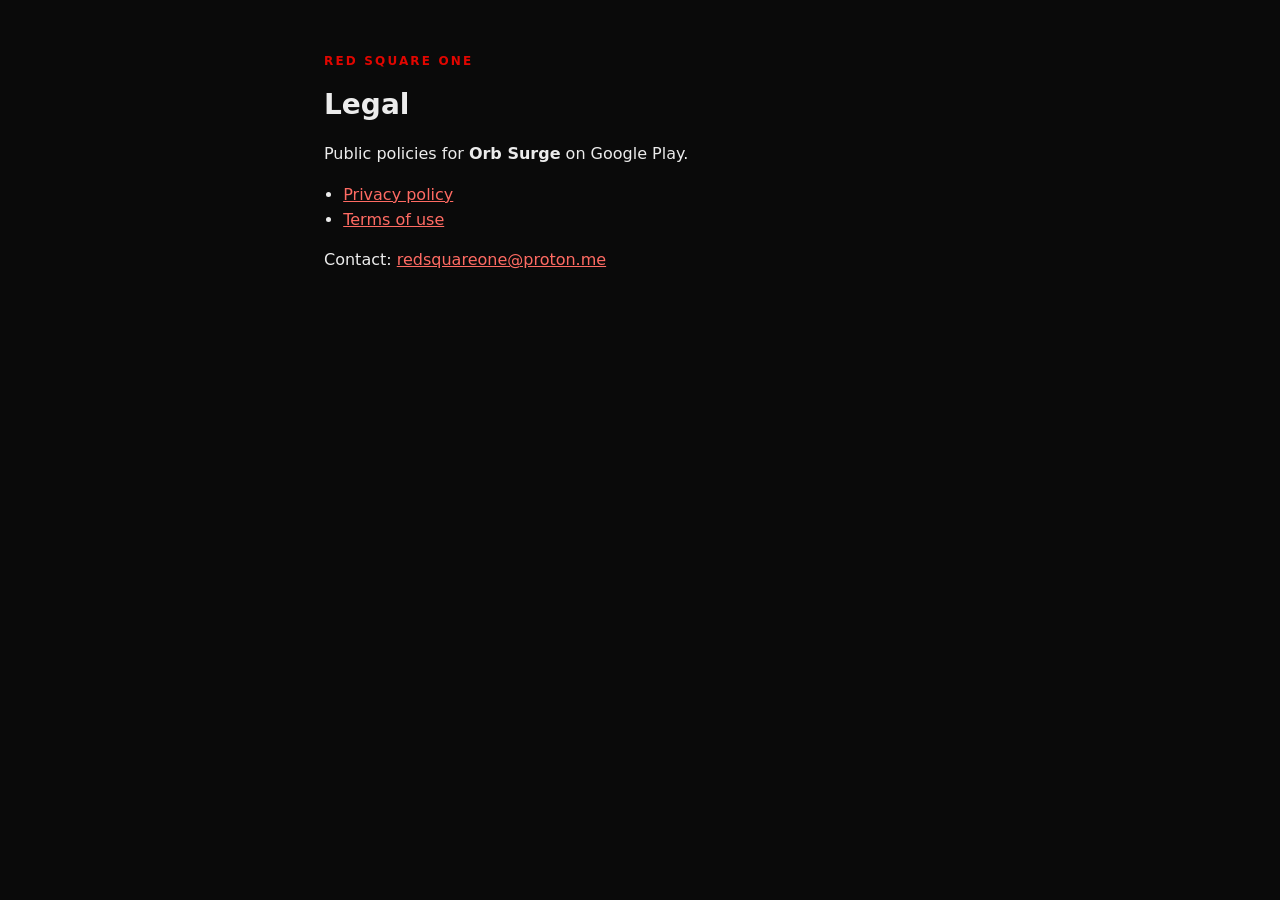
<file: index.html>
<!DOCTYPE html>
<html lang="en">
<head>
  <meta charset="utf-8">
  <meta name="viewport" content="width=device-width, initial-scale=1">
  <title>Red Square One — Legal</title>
  <link rel="stylesheet" href="style.css">
</head>
<body>
  <main>
    <p class="kicker">Red Square One</p>
    <h1>Legal</h1>
    <p>Public policies for <strong>Orb Surge</strong> on Google Play.</p>
    <ul>
      <li><a href="privacy.html">Privacy policy</a></li>
      <li><a href="terms.html">Terms of use</a></li>
    </ul>
    <p>Contact: <a href="mailto:redsquareone@proton.me">redsquareone@proton.me</a></p>
  </main>
</body>
</html>
</file>
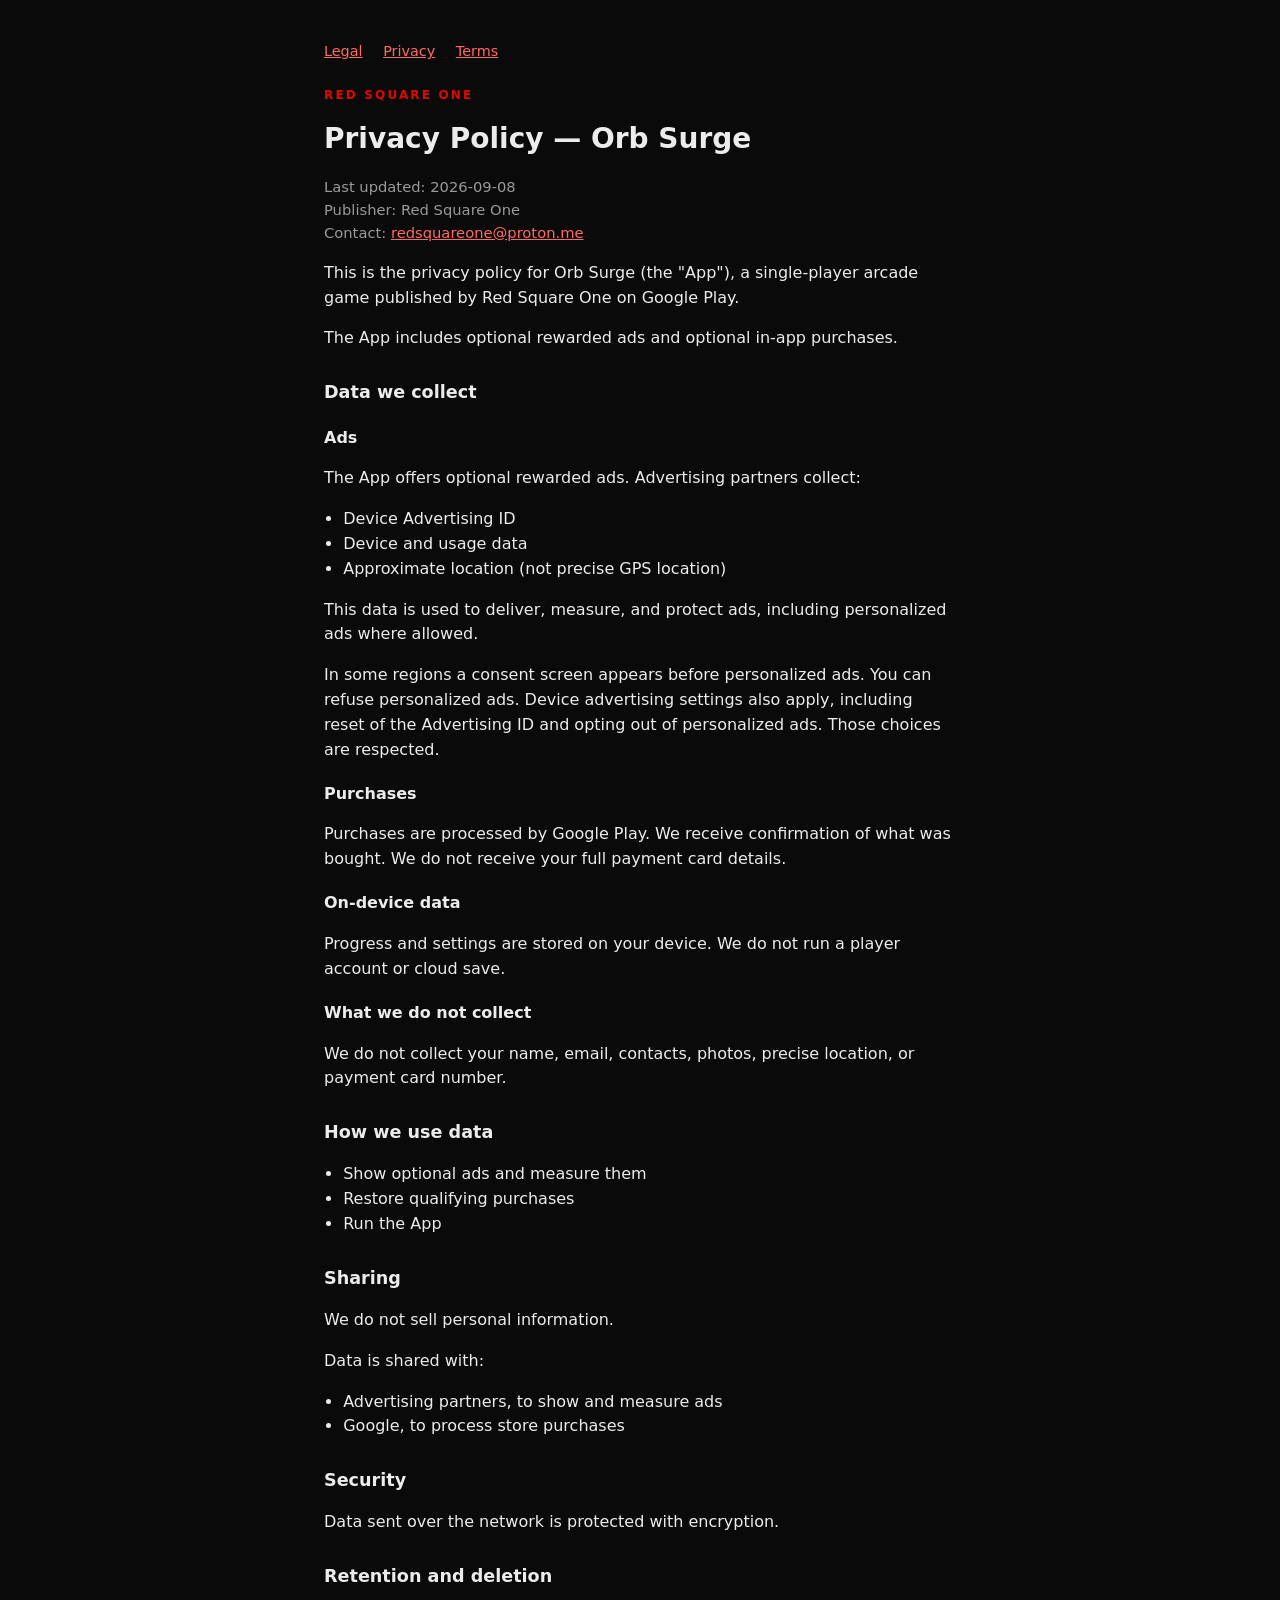
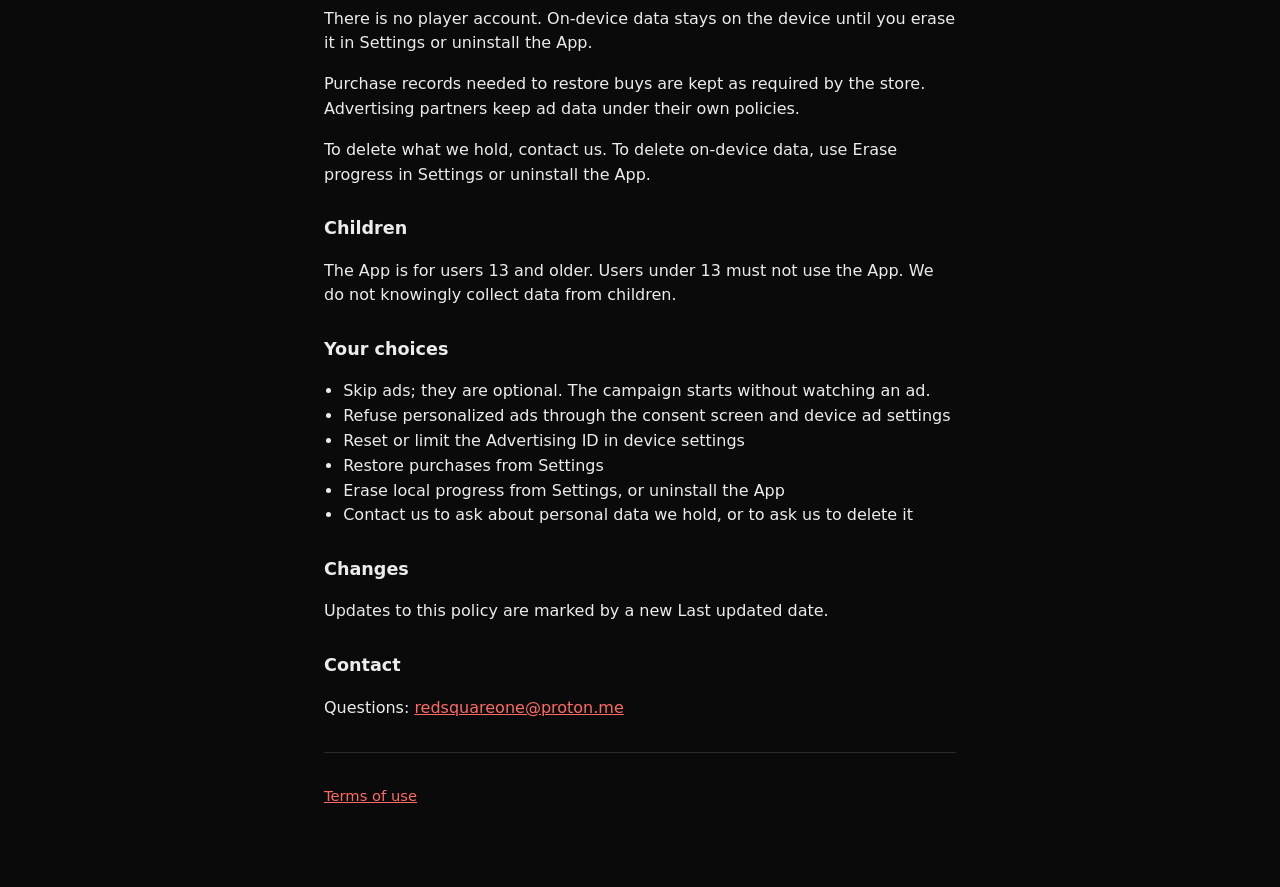
<file: privacy.html>
<!DOCTYPE html>
<html lang="en">
<head>
  <meta charset="utf-8">
  <meta name="viewport" content="width=device-width, initial-scale=1">
  <title>Privacy Policy — Orb Surge</title>
  <link rel="stylesheet" href="style.css">
</head>
<body>
  <main>
    <nav>
      <a href="index.html">Legal</a>
      <a href="privacy.html">Privacy</a>
      <a href="terms.html">Terms</a>
    </nav>
    <p class="kicker">Red Square One</p>
    <h1>Privacy Policy — Orb Surge</h1>
    <p class="meta">Last updated: 2026-09-08<br>
    Publisher: Red Square One<br>
    Contact: <a href="mailto:redsquareone@proton.me">redsquareone@proton.me</a></p>

    <p>This is the privacy policy for Orb Surge (the "App"), a single-player arcade game published by Red Square One on Google Play.</p>
    <p>The App includes optional rewarded ads and optional in-app purchases.</p>

    <h2>Data we collect</h2>
    <h3>Ads</h3>
    <p>The App offers optional rewarded ads. Advertising partners collect:</p>
    <ul>
      <li>Device Advertising ID</li>
      <li>Device and usage data</li>
      <li>Approximate location (not precise GPS location)</li>
    </ul>
    <p>This data is used to deliver, measure, and protect ads, including personalized ads where allowed.</p>
    <p>In some regions a consent screen appears before personalized ads. You can refuse personalized ads. Device advertising settings also apply, including reset of the Advertising ID and opting out of personalized ads. Those choices are respected.</p>

    <h3>Purchases</h3>
    <p>Purchases are processed by Google Play. We receive confirmation of what was bought. We do not receive your full payment card details.</p>

    <h3>On-device data</h3>
    <p>Progress and settings are stored on your device. We do not run a player account or cloud save.</p>

    <h3>What we do not collect</h3>
    <p>We do not collect your name, email, contacts, photos, precise location, or payment card number.</p>

    <h2>How we use data</h2>
    <ul>
      <li>Show optional ads and measure them</li>
      <li>Restore qualifying purchases</li>
      <li>Run the App</li>
    </ul>

    <h2>Sharing</h2>
    <p>We do not sell personal information.</p>
    <p>Data is shared with:</p>
    <ul>
      <li>Advertising partners, to show and measure ads</li>
      <li>Google, to process store purchases</li>
    </ul>

    <h2>Security</h2>
    <p>Data sent over the network is protected with encryption.</p>

    <h2>Retention and deletion</h2>
    <p>There is no player account. On-device data stays on the device until you erase it in Settings or uninstall the App.</p>
    <p>Purchase records needed to restore buys are kept as required by the store. Advertising partners keep ad data under their own policies.</p>
    <p>To delete what we hold, contact us. To delete on-device data, use Erase progress in Settings or uninstall the App.</p>

    <h2>Children</h2>
    <p>The App is for users 13 and older. Users under 13 must not use the App. We do not knowingly collect data from children.</p>

    <h2>Your choices</h2>
    <ul>
      <li>Skip ads; they are optional. The campaign starts without watching an ad.</li>
      <li>Refuse personalized ads through the consent screen and device ad settings</li>
      <li>Reset or limit the Advertising ID in device settings</li>
      <li>Restore purchases from Settings</li>
      <li>Erase local progress from Settings, or uninstall the App</li>
      <li>Contact us to ask about personal data we hold, or to ask us to delete it</li>
    </ul>

    <h2>Changes</h2>
    <p>Updates to this policy are marked by a new Last updated date.</p>

    <h2>Contact</h2>
    <p>Questions: <a href="mailto:redsquareone@proton.me">redsquareone@proton.me</a></p>
    <hr>
    <p class="meta"><a href="terms.html">Terms of use</a></p>
  </main>
</body>
</html>
</file>
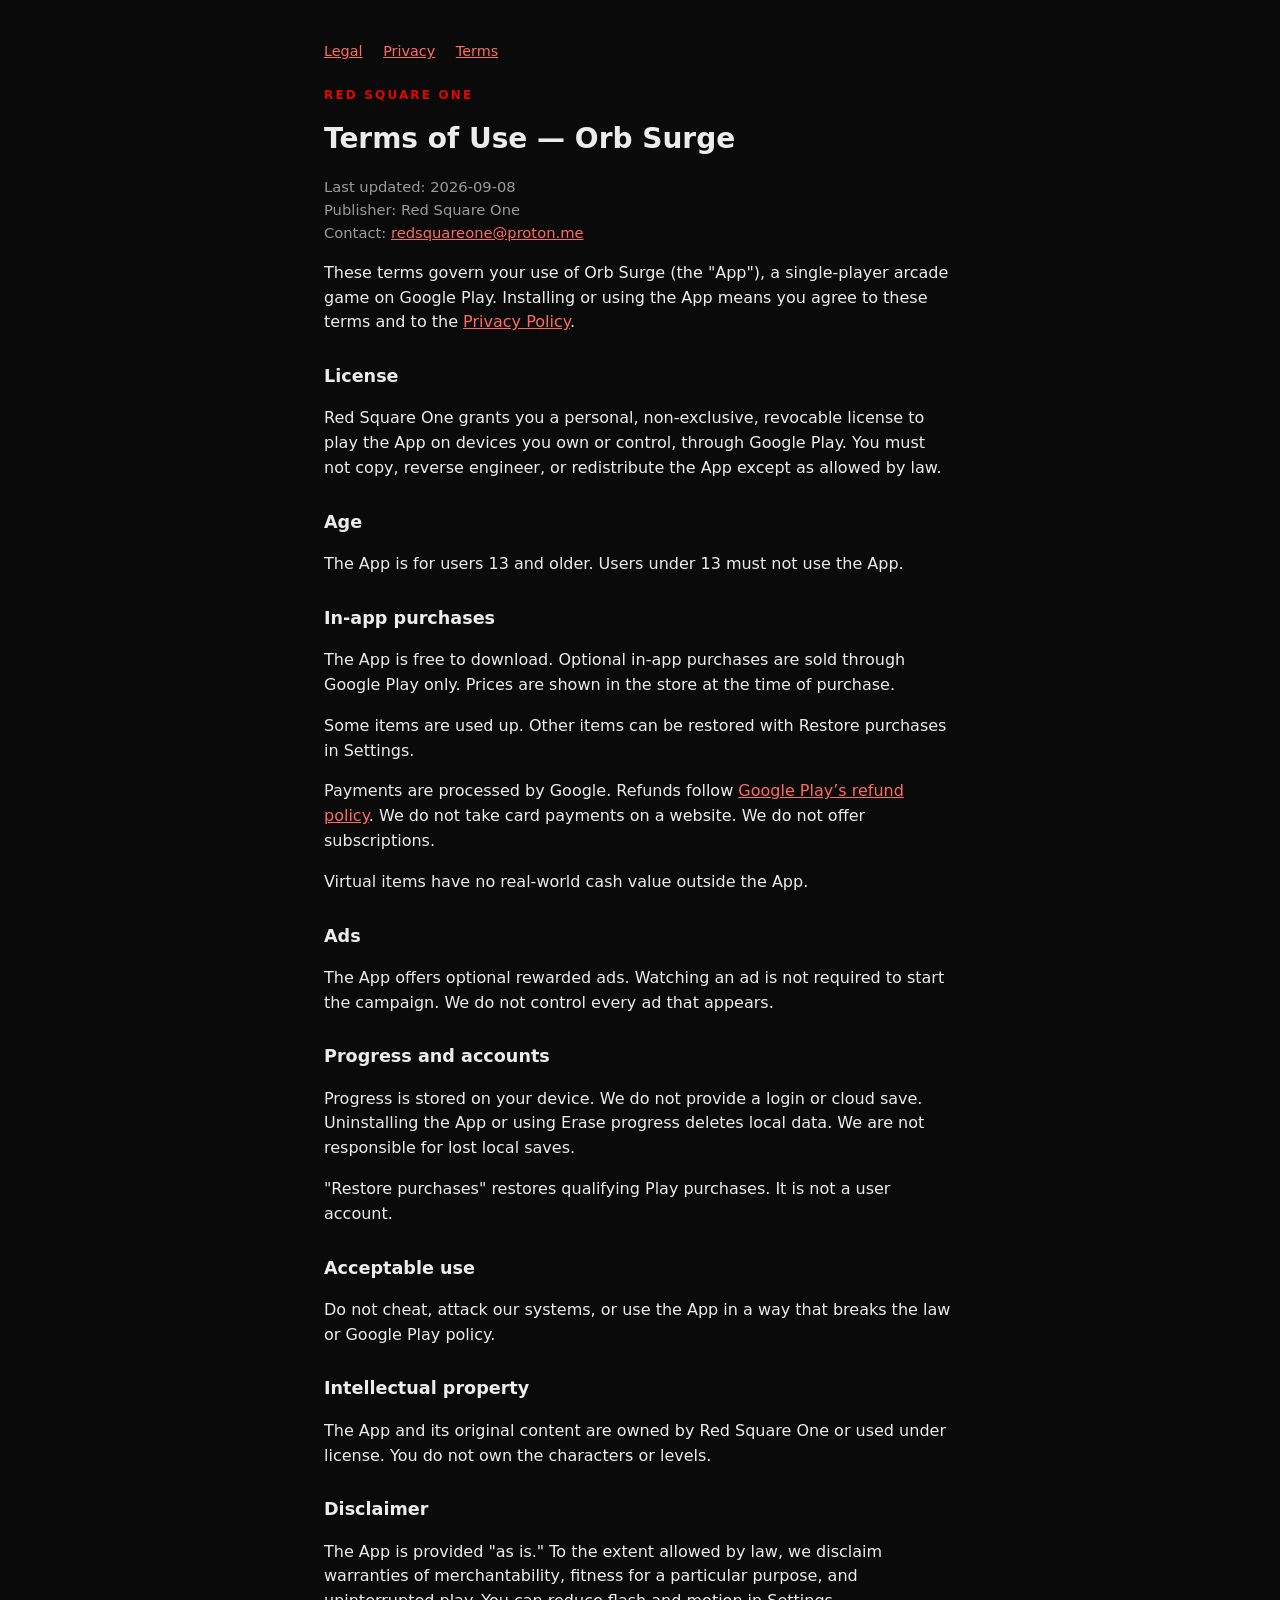
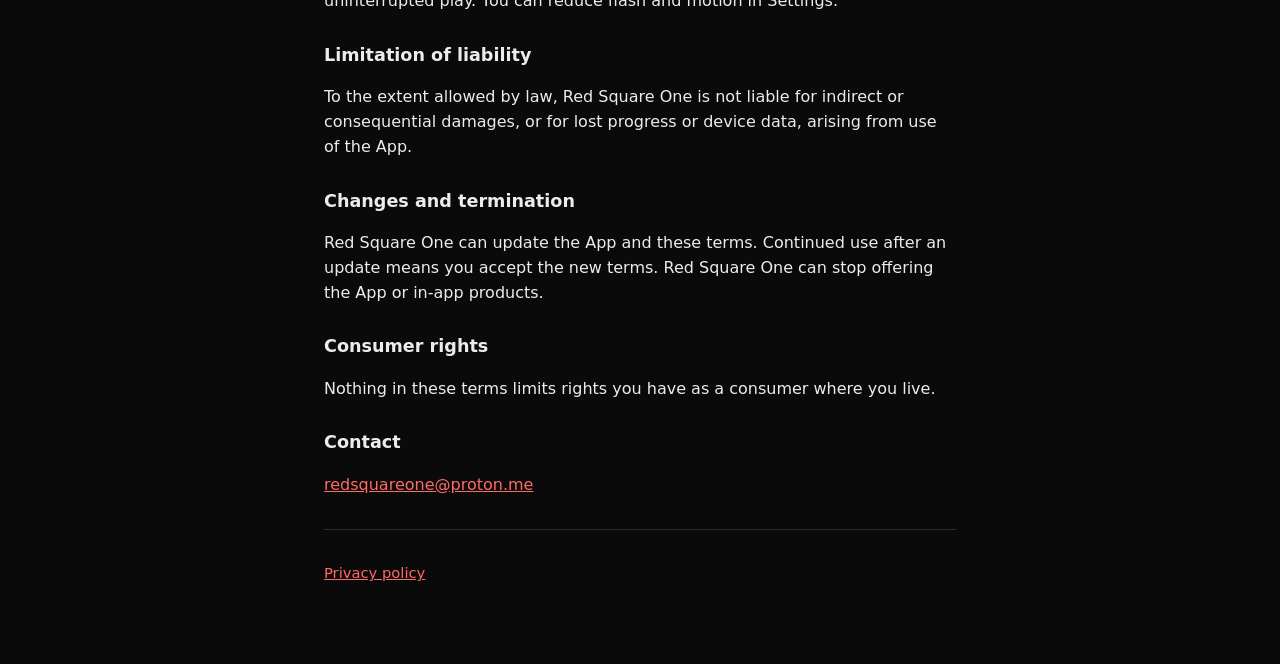
<file: terms.html>
<!DOCTYPE html>
<html lang="en">
<head>
  <meta charset="utf-8">
  <meta name="viewport" content="width=device-width, initial-scale=1">
  <title>Terms of Use — Orb Surge</title>
  <link rel="stylesheet" href="style.css">
</head>
<body>
  <main>
    <nav>
      <a href="index.html">Legal</a>
      <a href="privacy.html">Privacy</a>
      <a href="terms.html">Terms</a>
    </nav>
    <p class="kicker">Red Square One</p>
    <h1>Terms of Use — Orb Surge</h1>
    <p class="meta">Last updated: 2026-09-08<br>
    Publisher: Red Square One<br>
    Contact: <a href="mailto:redsquareone@proton.me">redsquareone@proton.me</a></p>

    <p>These terms govern your use of Orb Surge (the "App"), a single-player arcade game on Google Play. Installing or using the App means you agree to these terms and to the <a href="privacy.html">Privacy Policy</a>.</p>

    <h2>License</h2>
    <p>Red Square One grants you a personal, non-exclusive, revocable license to play the App on devices you own or control, through Google Play. You must not copy, reverse engineer, or redistribute the App except as allowed by law.</p>

    <h2>Age</h2>
    <p>The App is for users 13 and older. Users under 13 must not use the App.</p>

    <h2>In-app purchases</h2>
    <p>The App is free to download. Optional in-app purchases are sold through Google Play only. Prices are shown in the store at the time of purchase.</p>
    <p>Some items are used up. Other items can be restored with Restore purchases in Settings.</p>
    <p>Payments are processed by Google. Refunds follow <a href="https://support.google.com/googleplay/answer/2479637">Google Play’s refund policy</a>. We do not take card payments on a website. We do not offer subscriptions.</p>
    <p>Virtual items have no real-world cash value outside the App.</p>

    <h2>Ads</h2>
    <p>The App offers optional rewarded ads. Watching an ad is not required to start the campaign. We do not control every ad that appears.</p>

    <h2>Progress and accounts</h2>
    <p>Progress is stored on your device. We do not provide a login or cloud save. Uninstalling the App or using Erase progress deletes local data. We are not responsible for lost local saves.</p>
    <p>"Restore purchases" restores qualifying Play purchases. It is not a user account.</p>

    <h2>Acceptable use</h2>
    <p>Do not cheat, attack our systems, or use the App in a way that breaks the law or Google Play policy.</p>

    <h2>Intellectual property</h2>
    <p>The App and its original content are owned by Red Square One or used under license. You do not own the characters or levels.</p>

    <h2>Disclaimer</h2>
    <p>The App is provided "as is." To the extent allowed by law, we disclaim warranties of merchantability, fitness for a particular purpose, and uninterrupted play. You can reduce flash and motion in Settings.</p>

    <h2>Limitation of liability</h2>
    <p>To the extent allowed by law, Red Square One is not liable for indirect or consequential damages, or for lost progress or device data, arising from use of the App.</p>

    <h2>Changes and termination</h2>
    <p>Red Square One can update the App and these terms. Continued use after an update means you accept the new terms. Red Square One can stop offering the App or in-app products.</p>

    <h2>Consumer rights</h2>
    <p>Nothing in these terms limits rights you have as a consumer where you live.</p>

    <h2>Contact</h2>
    <p><a href="mailto:redsquareone@proton.me">redsquareone@proton.me</a></p>
    <hr>
    <p class="meta"><a href="privacy.html">Privacy policy</a></p>
  </main>
</body>
</html>
</file>
<file: style.css>
:root {
  color-scheme: dark;
  --bg: #0a0a0a;
  --fg: #ececec;
  --muted: #9a9a9a;
  --red: #e10600;
  --line: #2a2a2a;
}
* { box-sizing: border-box; }
html, body {
  margin: 0;
  background: var(--bg);
  color: var(--fg);
  font: 16px/1.55 system-ui, sans-serif;
}
main {
  max-width: 42rem;
  margin: 0 auto;
  padding: 2.5rem 1.25rem 4rem;
}
.kicker {
  color: var(--red);
  letter-spacing: 0.18em;
  text-transform: uppercase;
  font-size: 0.75rem;
  font-weight: 700;
}
h1 { font-size: 1.75rem; margin: 0.2rem 0 1rem; }
h2 { font-size: 1.1rem; margin-top: 1.75rem; }
h3 { font-size: 1rem; margin-top: 1.2rem; }
a { color: #ff6b63; }
hr { border: 0; border-top: 1px solid var(--line); margin: 2rem 0; }
.meta { color: var(--muted); font-size: 0.92rem; }
ul { padding-left: 1.2rem; }
nav { margin-bottom: 1.5rem; font-size: 0.9rem; }
nav a { margin-right: 1rem; }
</file>
